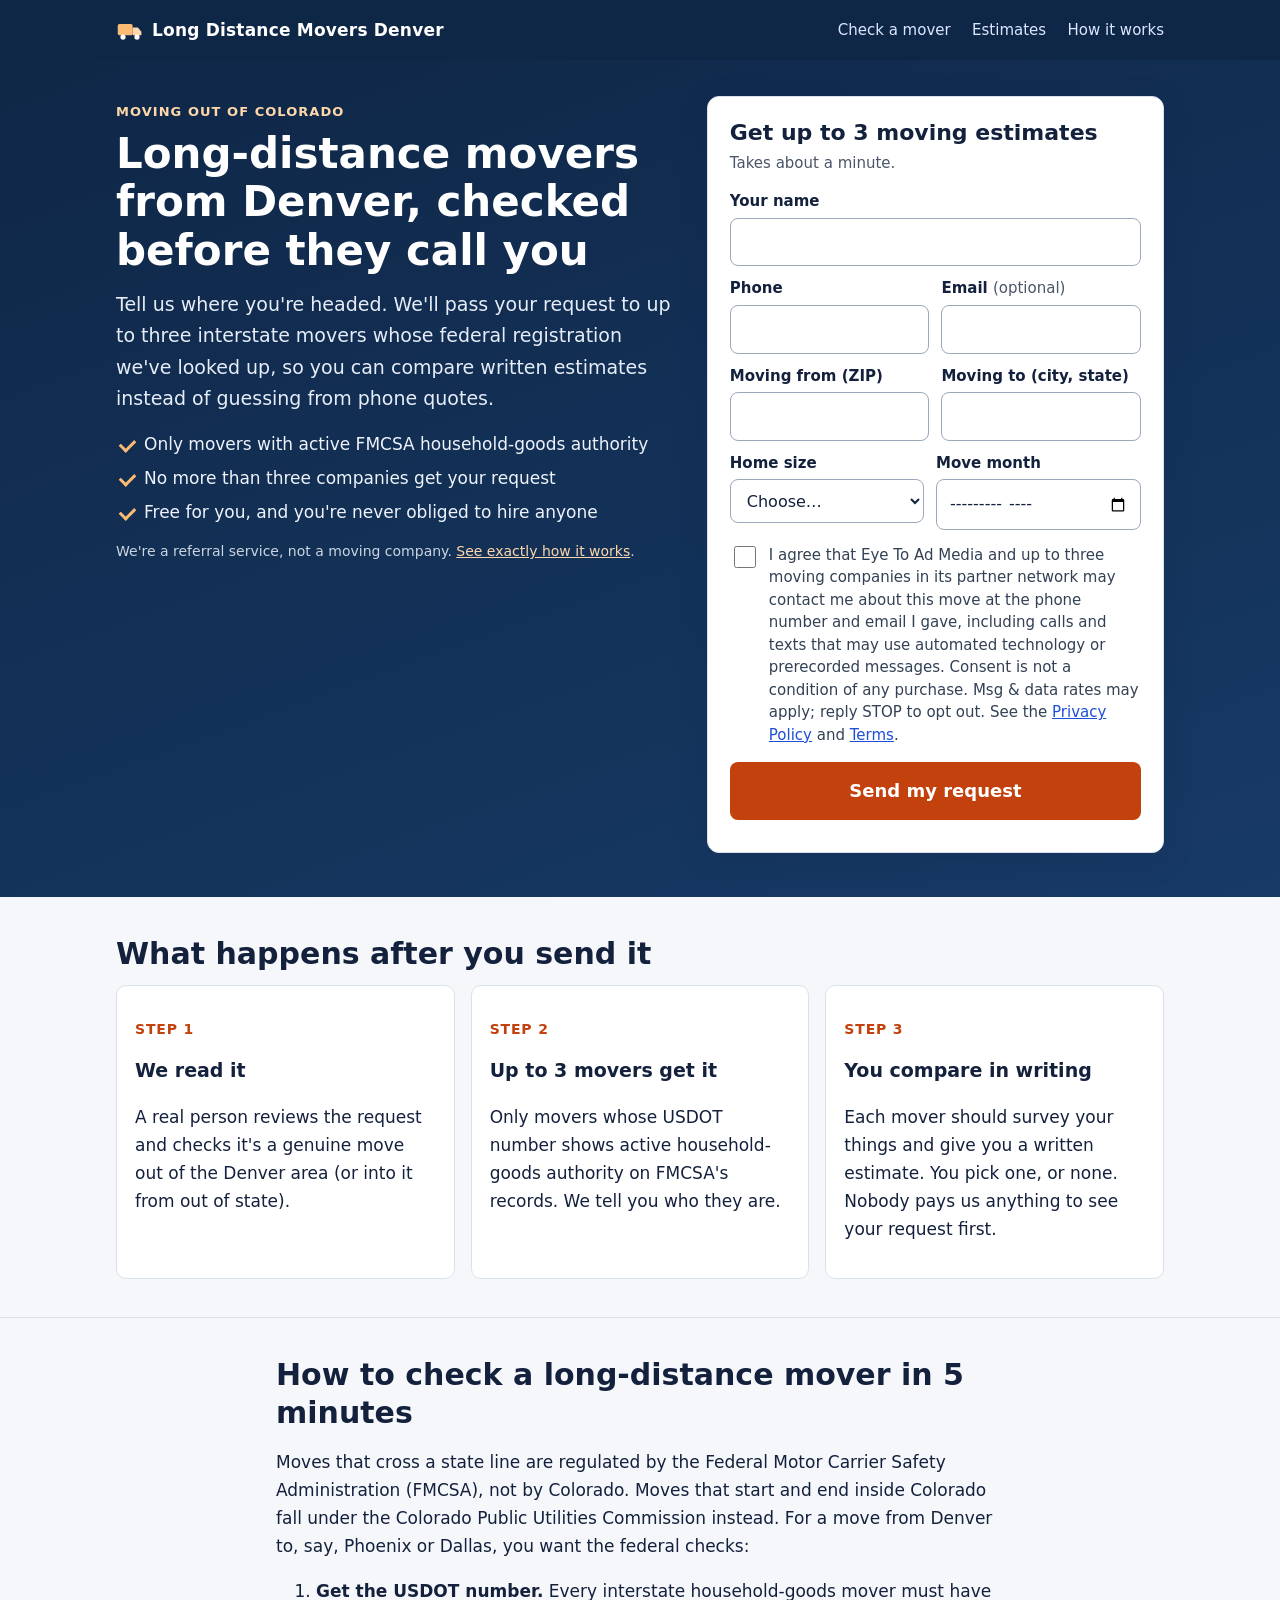
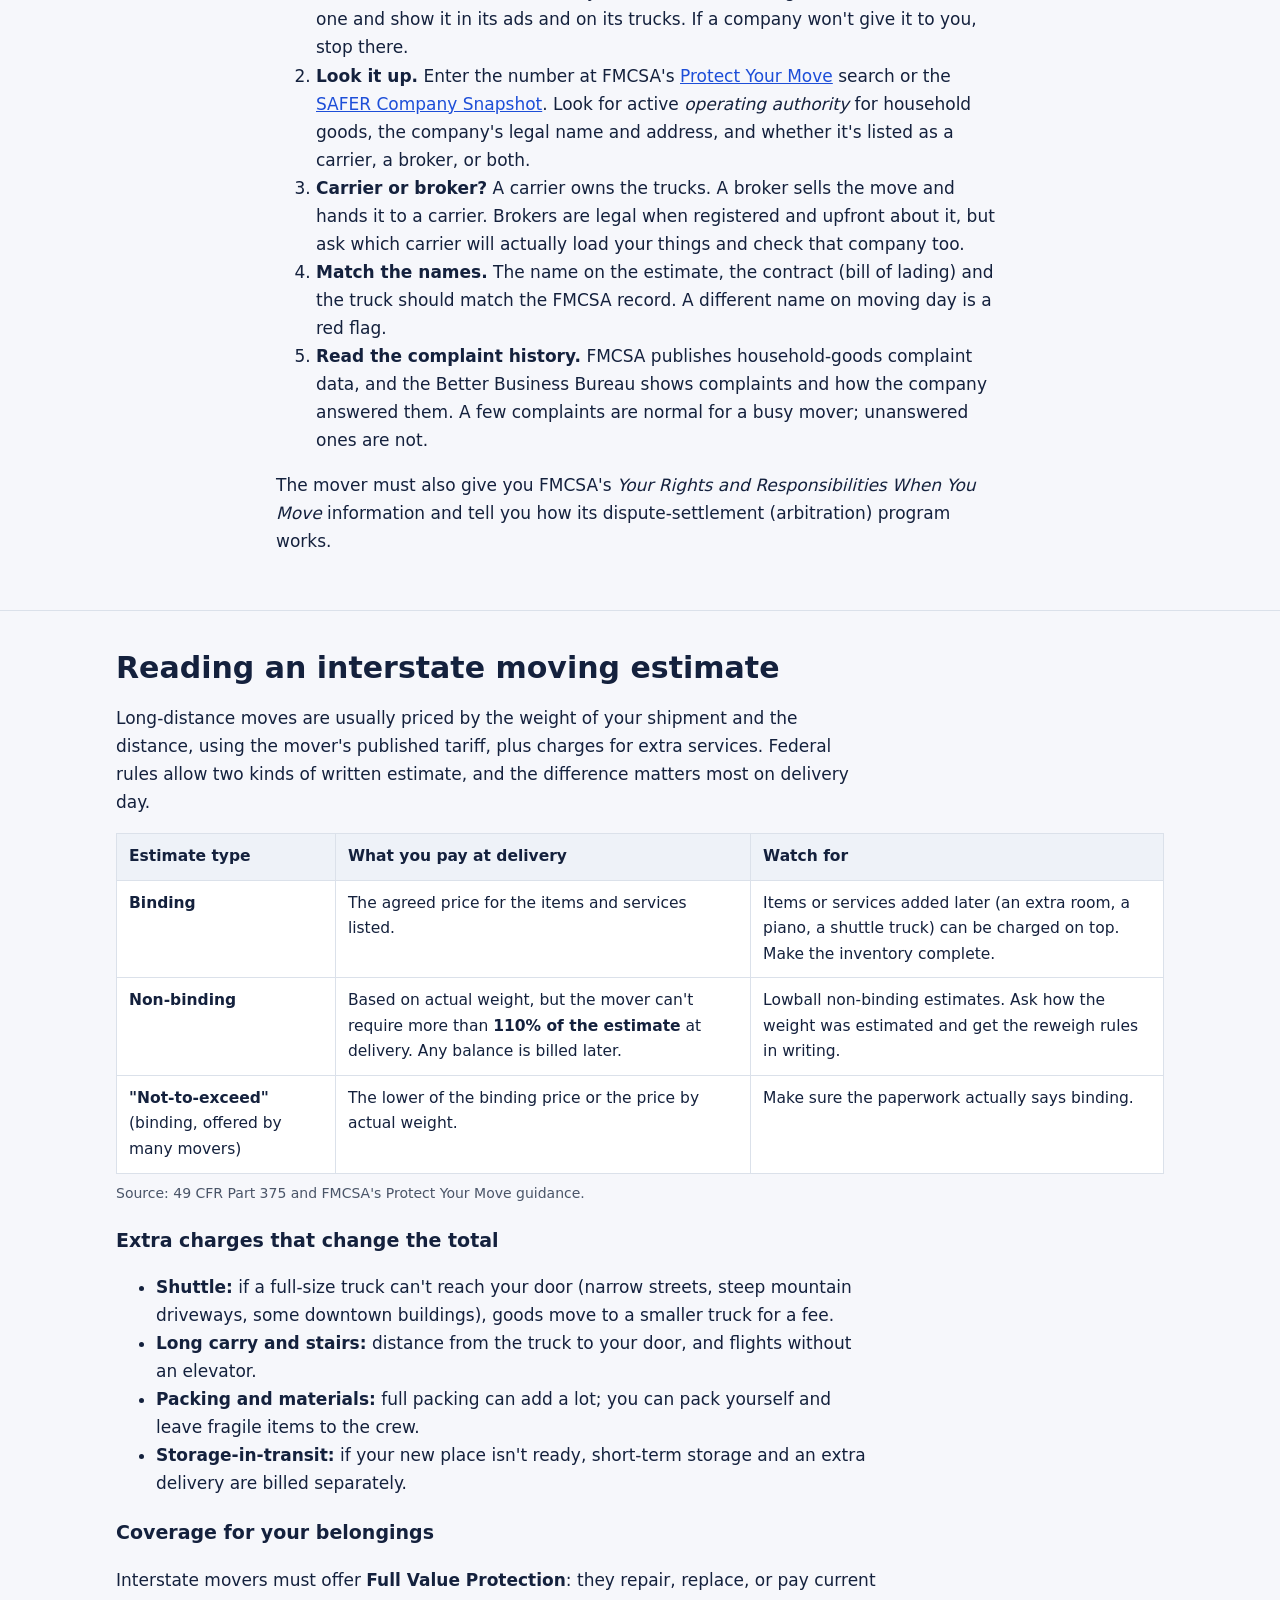
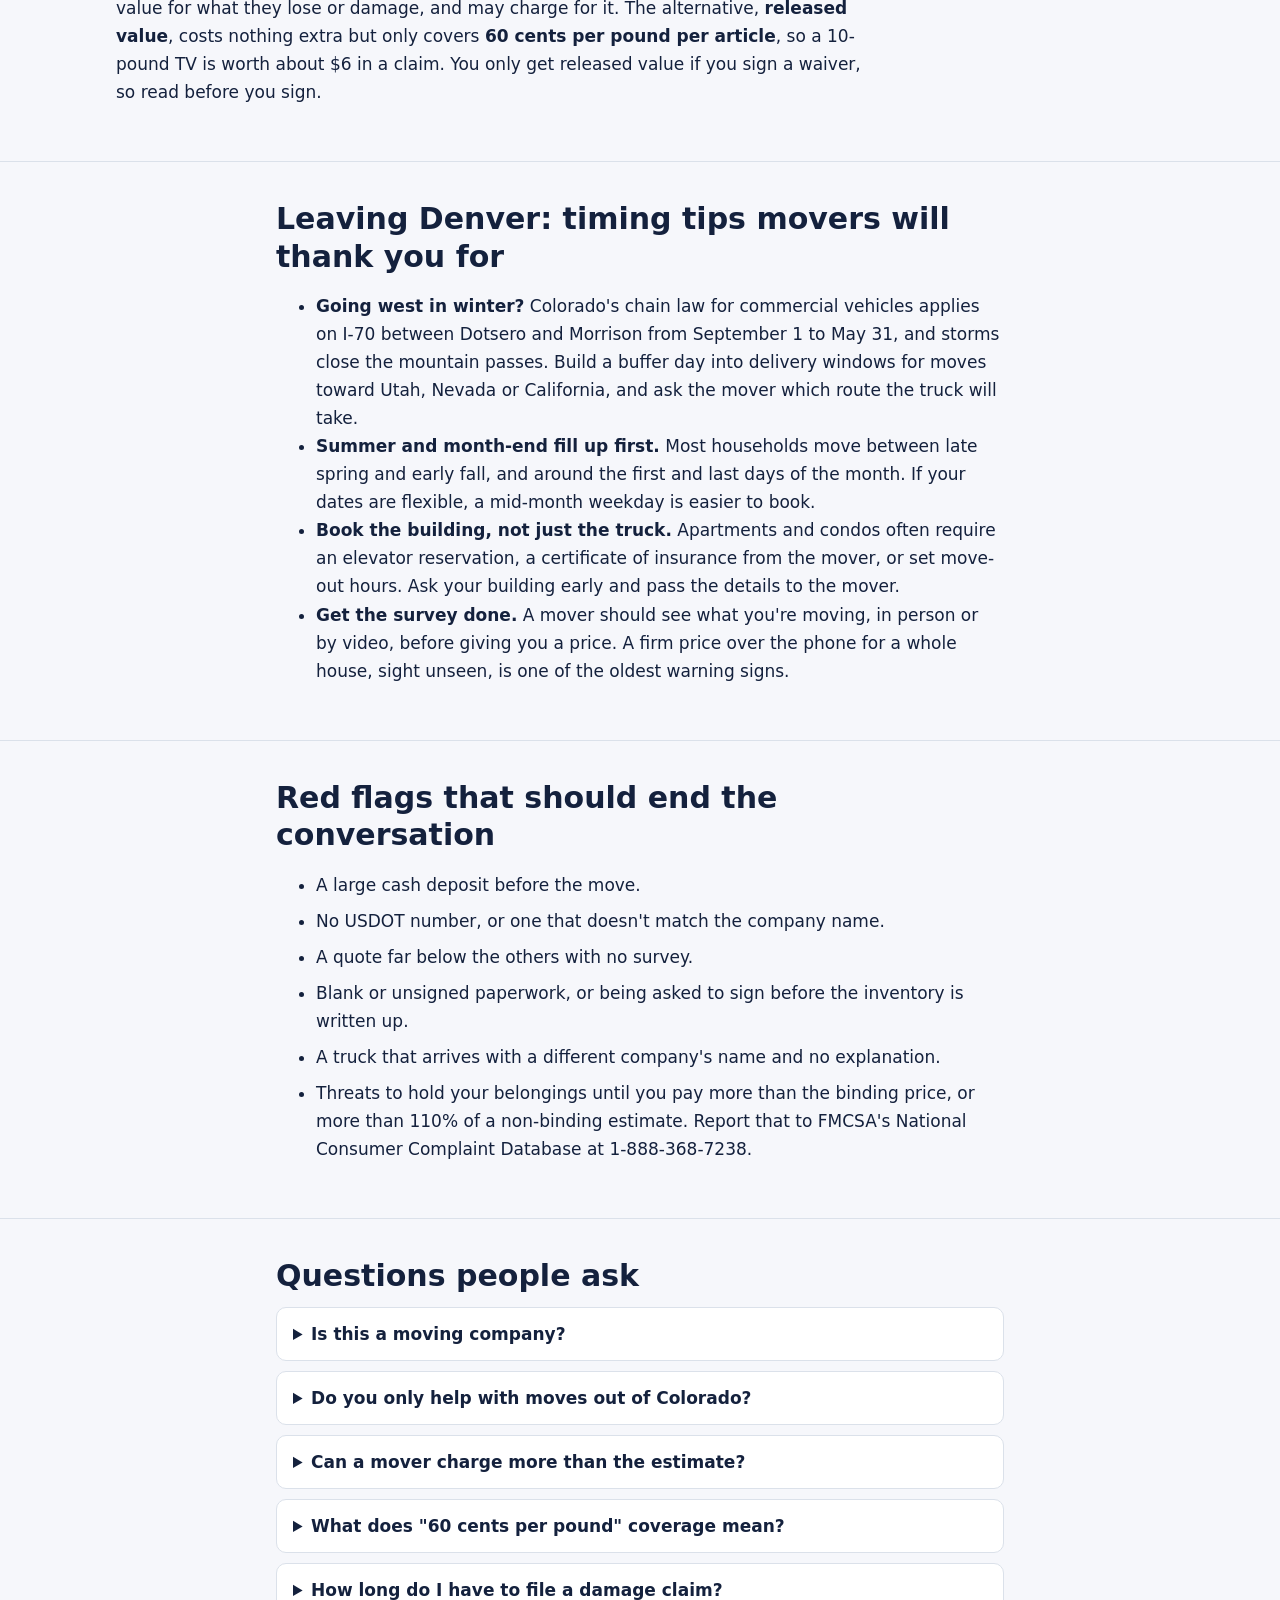
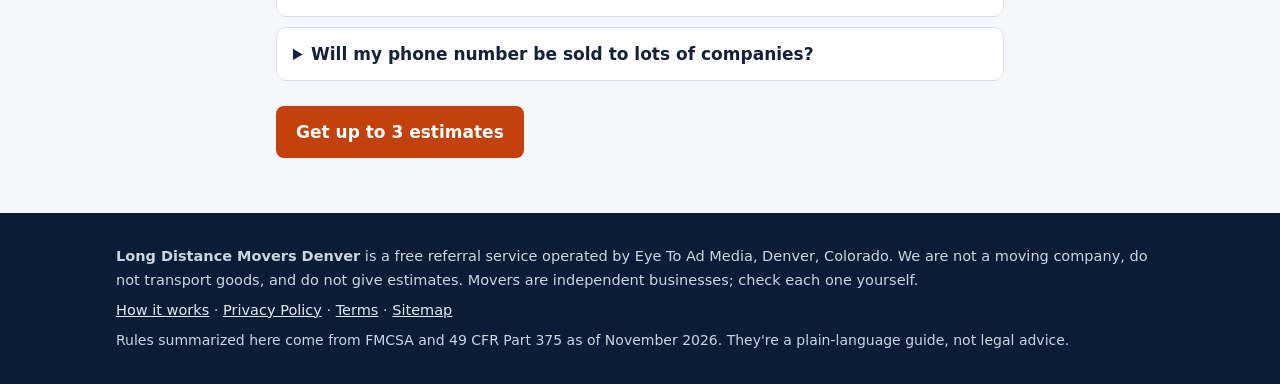
<file: index.html>
<!doctype html>
<html lang="en">
<head>
<meta charset="utf-8">
<meta name="viewport" content="width=device-width,initial-scale=1">
<meta http-equiv="Content-Security-Policy" content="default-src 'self'; script-src 'self'; style-src 'self'; img-src 'self' data:; connect-src https://clients.eyetoad.com; form-action https://clients.eyetoad.com; base-uri 'self'; object-src 'none'; upgrade-insecure-requests">
<meta name="referrer" content="strict-origin-when-cross-origin">
<title>Long Distance Movers from Denver | Compare Licensed Interstate Movers</title>
<meta name="description" content="Moving out of Colorado? Get quotes from up to 3 FMCSA-registered interstate movers, and learn how to check a USDOT number, read an estimate and protect your belongings.">
<link rel="canonical" href="https://longdistancemoversdenver.com/">
<link rel="icon" href="/assets/icon.svg" type="image/svg+xml">
<link rel="stylesheet" href="/assets/site.css">
<meta property="og:type" content="website">
<meta property="og:title" content="Long distance movers from Denver: compare licensed interstate movers">
<meta property="og:description" content="Up to 3 quotes from FMCSA-registered movers, plus a plain-English guide to interstate moving rules.">
<meta property="og:url" content="https://longdistancemoversdenver.com/">
<script type="application/ld+json">
{"@context":"https://schema.org","@graph":[
{"@type":"WebSite","@id":"https://longdistancemoversdenver.com/#site","url":"https://longdistancemoversdenver.com/","name":"Long Distance Movers Denver","publisher":{"@id":"https://longdistancemoversdenver.com/#org"}},
{"@type":"Organization","@id":"https://longdistancemoversdenver.com/#org","name":"Eye To Ad Media","url":"https://longdistancemoversdenver.com/","areaServed":"Denver, Colorado"},
{"@type":"Service","name":"Interstate mover matching from Denver","serviceType":"Moving company referral","description":"Free referral service that passes a long-distance move request from the Denver area to up to three FMCSA-registered interstate movers. Not a moving company.","provider":{"@id":"https://longdistancemoversdenver.com/#org"},"areaServed":{"@type":"City","name":"Denver","containedInPlace":{"@type":"State","name":"Colorado"}},"offers":{"@type":"Offer","price":"0","priceCurrency":"USD","description":"Free for people moving"}},
{"@type":"FAQPage","mainEntity":[
{"@type":"Question","name":"Is this a moving company?","acceptedAnswer":{"@type":"Answer","text":"No. It is a free referral service run by Eye To Ad Media in Denver. We pass your request to up to three interstate movers whose FMCSA registration we have checked. The mover you choose does the move and gives you the contract."}},
{"@type":"Question","name":"How do I check if a long-distance mover is licensed?","acceptedAnswer":{"@type":"Answer","text":"Ask for the company's USDOT number and look it up on FMCSA's Protect Your Move search or the SAFER Company Snapshot. An interstate household goods mover should show active operating authority for household goods. If a broker is arranging the move, check the broker and the carrier that will actually haul your things."}},
{"@type":"Question","name":"Can a mover charge more than the estimate?","acceptedAnswer":{"@type":"Answer","text":"With a non-binding estimate, the final price can be higher, but the mover cannot require you to pay more than 110 percent of the estimate at delivery; any remaining amount is billed later. With a binding estimate, the price is fixed for the items and services listed, unless you add items or services."}},
{"@type":"Question","name":"What does 60 cents per pound coverage mean?","acceptedAnswer":{"@type":"Answer","text":"Released value protection costs nothing extra but limits the mover's liability to 60 cents per pound per article, so a 10-pound laptop would be covered for about 6 dollars. Full value protection is the default level of liability under federal rules; you only get released value if you sign a waiver."}},
{"@type":"Question","name":"How long do I have to file a damage claim on an interstate move?","acceptedAnswer":{"@type":"Answer","text":"Federal rules give you nine months from delivery to file a written claim with the mover. Note damage on the inventory at delivery before you sign, take photos, and keep every document."}}
]}
]}
</script>
</head>
<body>
<a class="skip" href="#main">Skip to content</a>
<header class="top">
  <div class="wrap">
    <a class="brand" href="/" aria-label="Long Distance Movers Denver home">
      <svg width="28" height="28" viewBox="0 0 32 32" aria-hidden="true"><rect x="2" y="9" width="17" height="13" rx="2" fill="#fdba74"/><path d="M19 13h6l4 5v4H19z" fill="#fed7aa"/><circle cx="8" cy="24" r="3" fill="#fff"/><circle cx="24" cy="24" r="3" fill="#fff"/></svg>
      Long Distance Movers Denver
    </a>
    <nav class="top" aria-label="Main">
      <a href="#check">Check a mover</a>
      <a href="#estimates">Estimates</a>
      <a href="/how-it-works/">How it works</a>
    </nav>
  </div>
</header>

<main id="main">
<div class="hero">
  <div class="wrap grid">
    <div>
      <span class="kicker">Moving out of Colorado</span>
      <h1>Long-distance movers from Denver, checked before they call you</h1>
      <p class="lead">Tell us where you're headed. We'll pass your request to up to three interstate movers whose federal registration we've looked up, so you can compare written estimates instead of guessing from phone quotes.</p>
      <ul class="ticks">
        <li>Only movers with active FMCSA household-goods authority</li>
        <li>No more than three companies get your request</li>
        <li>Free for you, and you're never obliged to hire anyone</li>
      </ul>
      <p class="note">We're a referral service, not a moving company. <a href="/how-it-works/" class="lt">See exactly how it works</a>.</p>
    </div>

    <div class="card" aria-labelledby="formh">
      <form id="quote" data-who="up to three interstate moving companies we have checked" action="https://clients.eyetoad.com/lead/send.php" method="post" novalidate>
        <h2 id="formh">Get up to 3 moving estimates</h2>
        <p class="sub">Takes about a minute.</p>
        <div class="hp" aria-hidden="true"><label for="hp1">Leave this empty</label><input id="hp1" type="text" name="_honey" tabindex="-1" autocomplete="off"></div>
        <input type="hidden" name="_t" value="">
        <input type="hidden" name="service" value="Interstate move from Denver area">
        <input type="hidden" name="_next" value="https://longdistancemoversdenver.com/how-it-works/">
        <label for="f-name">Your name</label>
        <input id="f-name" name="name" type="text" autocomplete="name" required maxlength="80">
        <div class="row2">
          <div><label for="f-phone">Phone</label><input id="f-phone" name="phone" type="tel" inputmode="tel" autocomplete="tel" required maxlength="20"></div>
          <div><label for="f-email">Email <span class="opt">(optional)</span></label><input id="f-email" name="email" type="email" autocomplete="email" maxlength="120"></div>
        </div>
        <div class="row2">
          <div><label for="f-from">Moving from (ZIP)</label><input id="f-from" name="from_zip" type="text" inputmode="numeric" autocomplete="postal-code" maxlength="5" pattern="[0-9]{5}"></div>
          <div><label for="f-to">Moving to (city, state)</label><input id="f-to" name="destination" type="text" maxlength="80"></div>
        </div>
        <div class="row2">
          <div><label for="f-size">Home size</label>
            <select id="f-size" name="home_size">
              <option value="">Choose…</option>
              <option>Studio or 1 bedroom</option>
              <option>2 bedrooms</option>
              <option>3 bedrooms</option>
              <option>4+ bedrooms</option>
              <option>Partial load / a few items</option>
            </select></div>
          <div><label for="f-date">Move month</label><input id="f-date" name="move_month" type="month"></div>
        </div>
        <div class="consent">
          <input id="f-consent" type="checkbox" name="consent" value="yes" required>
          <label for="f-consent" id="consent-text" class="ctext">I agree that Eye To Ad Media and up to three moving companies in its partner network may contact me about this move at the phone number and email I gave, including calls and texts that may use automated technology or prerecorded messages. Consent is not a condition of any purchase. Msg &amp; data rates may apply; reply STOP to opt out. See the <a href="/privacy/">Privacy Policy</a> and <a href="/terms/">Terms</a>.</label>
        </div>
        <button class="cta" type="submit" data-label="Send my request">Send my request</button>
        <p id="form-msg" class="form-msg" role="status" aria-live="polite" tabindex="-1"></p>
      </form>
      <div id="form-done" hidden tabindex="-1">
        <h2>Request sent. Thank you!</h2>
        <p>A person from our team or a matched mover will reach out, usually within one business day. While you wait, read <a href="#check">how to check a mover</a> so you're ready for the calls.</p>
      </div>
    </div>
  </div>
</div>

<section aria-labelledby="how">
  <div class="wrap">
    <h2 id="how">What happens after you send it</h2>
    <div class="cols3">
      <div class="box"><p class="step">Step 1</p><h3>We read it</h3><p>A real person reviews the request and checks it's a genuine move out of the Denver area (or into it from out of state).</p></div>
      <div class="box"><p class="step">Step 2</p><h3>Up to 3 movers get it</h3><p>Only movers whose USDOT number shows active household-goods authority on FMCSA's records. We tell you who they are.</p></div>
      <div class="box"><p class="step">Step 3</p><h3>You compare in writing</h3><p>Each mover should survey your things and give you a written estimate. You pick one, or none. Nobody pays us anything to see your request first.</p></div>
    </div>
  </div>
</section>

<section id="check" aria-labelledby="checkh">
  <div class="wrap prose">
    <h2 id="checkh">How to check a long-distance mover in 5 minutes</h2>
    <p>Moves that cross a state line are regulated by the Federal Motor Carrier Safety Administration (FMCSA), not by Colorado. Moves that start and end inside Colorado fall under the Colorado Public Utilities Commission instead. For a move from Denver to, say, Phoenix or Dallas, you want the federal checks:</p>
    <ol>
      <li><strong>Get the USDOT number.</strong> Every interstate household-goods mover must have one and show it in its ads and on its trucks. If a company won't give it to you, stop there.</li>
      <li><strong>Look it up.</strong> Enter the number at FMCSA's <a href="https://www.fmcsa.dot.gov/protect-your-move" rel="nofollow noopener">Protect Your Move</a> search or the <a href="https://safer.fmcsa.dot.gov/CompanySnapshot.aspx" rel="nofollow noopener">SAFER Company Snapshot</a>. Look for active <em>operating authority</em> for household goods, the company's legal name and address, and whether it's listed as a carrier, a broker, or both.</li>
      <li><strong>Carrier or broker?</strong> A carrier owns the trucks. A broker sells the move and hands it to a carrier. Brokers are legal when registered and upfront about it, but ask which carrier will actually load your things and check that company too.</li>
      <li><strong>Match the names.</strong> The name on the estimate, the contract (bill of lading) and the truck should match the FMCSA record. A different name on moving day is a red flag.</li>
      <li><strong>Read the complaint history.</strong> FMCSA publishes household-goods complaint data, and the Better Business Bureau shows complaints and how the company answered them. A few complaints are normal for a busy mover; unanswered ones are not.</li>
    </ol>
    <p>The mover must also give you FMCSA's <em>Your Rights and Responsibilities When You Move</em> information and tell you how its dispute-settlement (arbitration) program works.</p>
  </div>
</section>

<section id="estimates" aria-labelledby="esth">
  <div class="wrap">
    <h2 id="esth">Reading an interstate moving estimate</h2>
    <p class="prose">Long-distance moves are usually priced by the weight of your shipment and the distance, using the mover's published tariff, plus charges for extra services. Federal rules allow two kinds of written estimate, and the difference matters most on delivery day.</p>
    <div class="tablewrap">
    <table>
      <caption class="src cap">Source: 49 CFR Part 375 and FMCSA's Protect Your Move guidance.</caption>
      <thead><tr><th scope="col">Estimate type</th><th scope="col">What you pay at delivery</th><th scope="col">Watch for</th></tr></thead>
      <tbody>
        <tr><td><strong>Binding</strong></td><td>The agreed price for the items and services listed.</td><td>Items or services added later (an extra room, a piano, a shuttle truck) can be charged on top. Make the inventory complete.</td></tr>
        <tr><td><strong>Non-binding</strong></td><td>Based on actual weight, but the mover can't require more than <strong>110% of the estimate</strong> at delivery. Any balance is billed later.</td><td>Lowball non-binding estimates. Ask how the weight was estimated and get the reweigh rules in writing.</td></tr>
        <tr><td><strong>"Not-to-exceed"</strong> (binding, offered by many movers)</td><td>The lower of the binding price or the price by actual weight.</td><td>Make sure the paperwork actually says binding.</td></tr>
      </tbody>
    </table>
    </div>
    <h3>Extra charges that change the total</h3>
    <ul class="prose">
      <li><strong>Shuttle:</strong> if a full-size truck can't reach your door (narrow streets, steep mountain driveways, some downtown buildings), goods move to a smaller truck for a fee.</li>
      <li><strong>Long carry and stairs:</strong> distance from the truck to your door, and flights without an elevator.</li>
      <li><strong>Packing and materials:</strong> full packing can add a lot; you can pack yourself and leave fragile items to the crew.</li>
      <li><strong>Storage-in-transit:</strong> if your new place isn't ready, short-term storage and an extra delivery are billed separately.</li>
    </ul>
    <h3>Coverage for your belongings</h3>
    <p class="prose">Interstate movers must offer <strong>Full Value Protection</strong>: they repair, replace, or pay current value for what they lose or damage, and may charge for it. The alternative, <strong>released value</strong>, costs nothing extra but only covers <strong>60 cents per pound per article</strong>, so a 10-pound TV is worth about $6 in a claim. You only get released value if you sign a waiver, so read before you sign.</p>
  </div>
</section>

<section aria-labelledby="denh">
  <div class="wrap prose">
    <h2 id="denh">Leaving Denver: timing tips movers will thank you for</h2>
    <ul>
      <li><strong>Going west in winter?</strong> Colorado's chain law for commercial vehicles applies on I-70 between Dotsero and Morrison from September 1 to May 31, and storms close the mountain passes. Build a buffer day into delivery windows for moves toward Utah, Nevada or California, and ask the mover which route the truck will take.</li>
      <li><strong>Summer and month-end fill up first.</strong> Most households move between late spring and early fall, and around the first and last days of the month. If your dates are flexible, a mid-month weekday is easier to book.</li>
      <li><strong>Book the building, not just the truck.</strong> Apartments and condos often require an elevator reservation, a certificate of insurance from the mover, or set move-out hours. Ask your building early and pass the details to the mover.</li>
      <li><strong>Get the survey done.</strong> A mover should see what you're moving, in person or by video, before giving you a price. A firm price over the phone for a whole house, sight unseen, is one of the oldest warning signs.</li>
    </ul>
  </div>
</section>

<section aria-labelledby="flagh">
  <div class="wrap prose">
    <h2 id="flagh">Red flags that should end the conversation</h2>
    <ul class="flags">
      <li>A large cash deposit before the move.</li>
      <li>No USDOT number, or one that doesn't match the company name.</li>
      <li>A quote far below the others with no survey.</li>
      <li>Blank or unsigned paperwork, or being asked to sign before the inventory is written up.</li>
      <li>A truck that arrives with a different company's name and no explanation.</li>
      <li>Threats to hold your belongings until you pay more than the binding price, or more than 110% of a non-binding estimate. Report that to FMCSA's National Consumer Complaint Database at 1-888-368-7238.</li>
    </ul>
  </div>
</section>

<section aria-labelledby="faqh">
  <div class="wrap prose">
    <h2 id="faqh">Questions people ask</h2>
    <details><summary>Is this a moving company?</summary><p>No. It's a free referral service run by Eye To Ad Media in Denver. We pass your request to up to three interstate movers whose FMCSA registration we've checked. The mover you choose does the move and gives you the contract.</p></details>
    <details><summary>Do you only help with moves out of Colorado?</summary><p>This site is for long-distance, state-to-state moves that start or end in the Denver area. For a move within Colorado, look for a mover with a Colorado PUC household goods permit; the PUC lists permitted movers on its website.</p></details>
    <details><summary>Can a mover charge more than the estimate?</summary><p>With a non-binding estimate the final price can be higher, but the mover can't require more than 110% of the estimate at delivery; any remaining amount is billed later. With a binding estimate the price is fixed for what's listed, unless you add items or services.</p></details>
    <details><summary>What does "60 cents per pound" coverage mean?</summary><p>It's released value protection. It costs nothing extra but limits what the mover owes to 60 cents per pound per item, so a 10-pound laptop is covered for about $6. Full Value Protection is the default, and you only get the 60-cent option if you sign a waiver.</p></details>
    <details><summary>How long do I have to file a damage claim?</summary><p>Nine months from delivery to file a written claim with the mover. Note damage on the inventory before you sign at delivery, take photos, and keep every document.</p></details>
    <details><summary>Will my phone number be sold to lots of companies?</summary><p>No. Your request goes to three movers at most, and the consent box names who can contact you. You can ask us to delete your request at any time; see the <a href="/privacy/">Privacy Policy</a>.</p></details>
    <p><a class="btn2" href="#quote">Get up to 3 estimates</a></p>
  </div>
</section>
</main>

<footer>
  <div class="wrap">
    <p><strong>Long Distance Movers Denver</strong> is a free referral service operated by Eye To Ad Media, Denver, Colorado. We are not a moving company, do not transport goods, and do not give estimates. Movers are independent businesses; check each one yourself.</p>
    <p><a href="/how-it-works/">How it works</a> · <a href="/privacy/">Privacy Policy</a> · <a href="/terms/">Terms</a> · <a href="/sitemap.xml">Sitemap</a></p>
    <p class="note">Rules summarized here come from FMCSA and 49 CFR Part 375 as of November 2026. They're a plain-language guide, not legal advice.</p>
  </div>
</footer>
<script src="/assets/lead.js" defer></script>
</body>
</html>
</file>
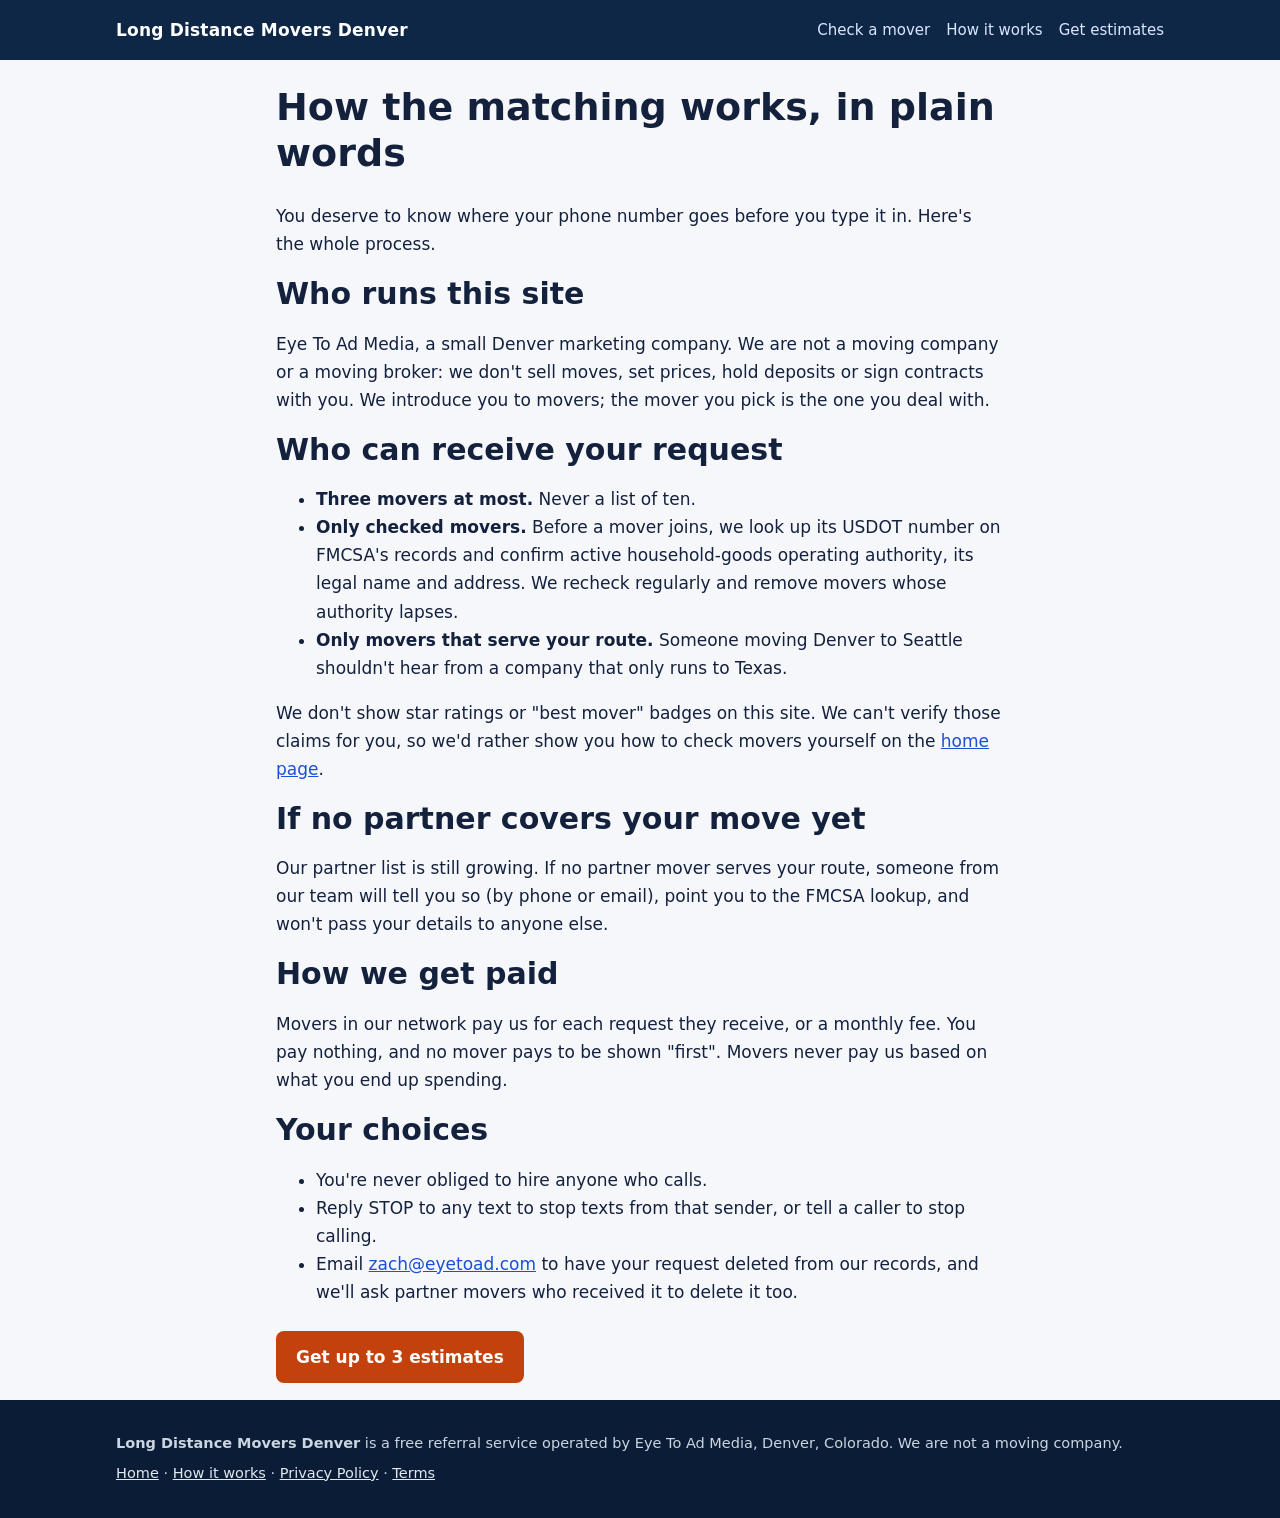
<file: how-it-works/index.html>
<!doctype html>
<html lang="en">
<head>
<meta charset="utf-8">
<meta name="viewport" content="width=device-width,initial-scale=1">
<meta http-equiv="Content-Security-Policy" content="default-src 'self'; script-src 'self'; style-src 'self'; img-src 'self' data:; base-uri 'self'; object-src 'none'; form-action 'none'; upgrade-insecure-requests">
<meta name="referrer" content="strict-origin-when-cross-origin">
<link rel="icon" href="/assets/icon.svg" type="image/svg+xml">
<link rel="stylesheet" href="/assets/site.css">
<title>How Our Denver Mover Matching Works | Who Gets Your Request</title>
<meta name="description" content="Exactly what happens to a moving request sent from this site: who reviews it, which movers can receive it, how they're checked, and how movers pay for the service.">
<link rel="canonical" href="https://longdistancemoversdenver.com/how-it-works/">
</head>
<body>
<a class="skip" href="#main">Skip to content</a>
<header class="top"><div class="wrap"><a class="brand" href="/">Long Distance Movers Denver</a><nav class="top" aria-label="Main"><a href="/#check">Check a mover</a><a href="/how-it-works/">How it works</a><a href="/#quote">Get estimates</a></nav></div></header>
<main id="main"><div class="wrap prose">
<h1>How the matching works, in plain words</h1>
<p>You deserve to know where your phone number goes before you type it in. Here's the whole process.</p>
<h2>Who runs this site</h2>
<p>Eye To Ad Media, a small Denver marketing company. We are not a moving company or a moving broker: we don't sell moves, set prices, hold deposits or sign contracts with you. We introduce you to movers; the mover you pick is the one you deal with.</p>
<h2>Who can receive your request</h2>
<ul>
<li><strong>Three movers at most.</strong> Never a list of ten.</li>
<li><strong>Only checked movers.</strong> Before a mover joins, we look up its USDOT number on FMCSA's records and confirm active household-goods operating authority, its legal name and address. We recheck regularly and remove movers whose authority lapses.</li>
<li><strong>Only movers that serve your route.</strong> Someone moving Denver to Seattle shouldn't hear from a company that only runs to Texas.</li>
</ul>
<p>We don't show star ratings or "best mover" badges on this site. We can't verify those claims for you, so we'd rather show you how to check movers yourself on the <a href="/#check">home page</a>.</p>
<h2>If no partner covers your move yet</h2>
<p>Our partner list is still growing. If no partner mover serves your route, someone from our team will tell you so (by phone or email), point you to the FMCSA lookup, and won't pass your details to anyone else.</p>
<h2>How we get paid</h2>
<p>Movers in our network pay us for each request they receive, or a monthly fee. You pay nothing, and no mover pays to be shown "first". Movers never pay us based on what you end up spending.</p>
<h2>Your choices</h2>
<ul>
<li>You're never obliged to hire anyone who calls.</li>
<li>Reply STOP to any text to stop texts from that sender, or tell a caller to stop calling.</li>
<li>Email <a href="mailto:zach@eyetoad.com">zach@eyetoad.com</a> to have your request deleted from our records, and we'll ask partner movers who received it to delete it too.</li>
</ul>
<p><a class="btn2" href="/#quote">Get up to 3 estimates</a></p>
</div></main>
<footer><div class="wrap"><p><strong>Long Distance Movers Denver</strong> is a free referral service operated by Eye To Ad Media, Denver, Colorado. We are not a moving company.</p><p><a href="/">Home</a> · <a href="/how-it-works/">How it works</a> · <a href="/privacy/">Privacy Policy</a> · <a href="/terms/">Terms</a></p></div></footer>
</body>
</html>
</file>
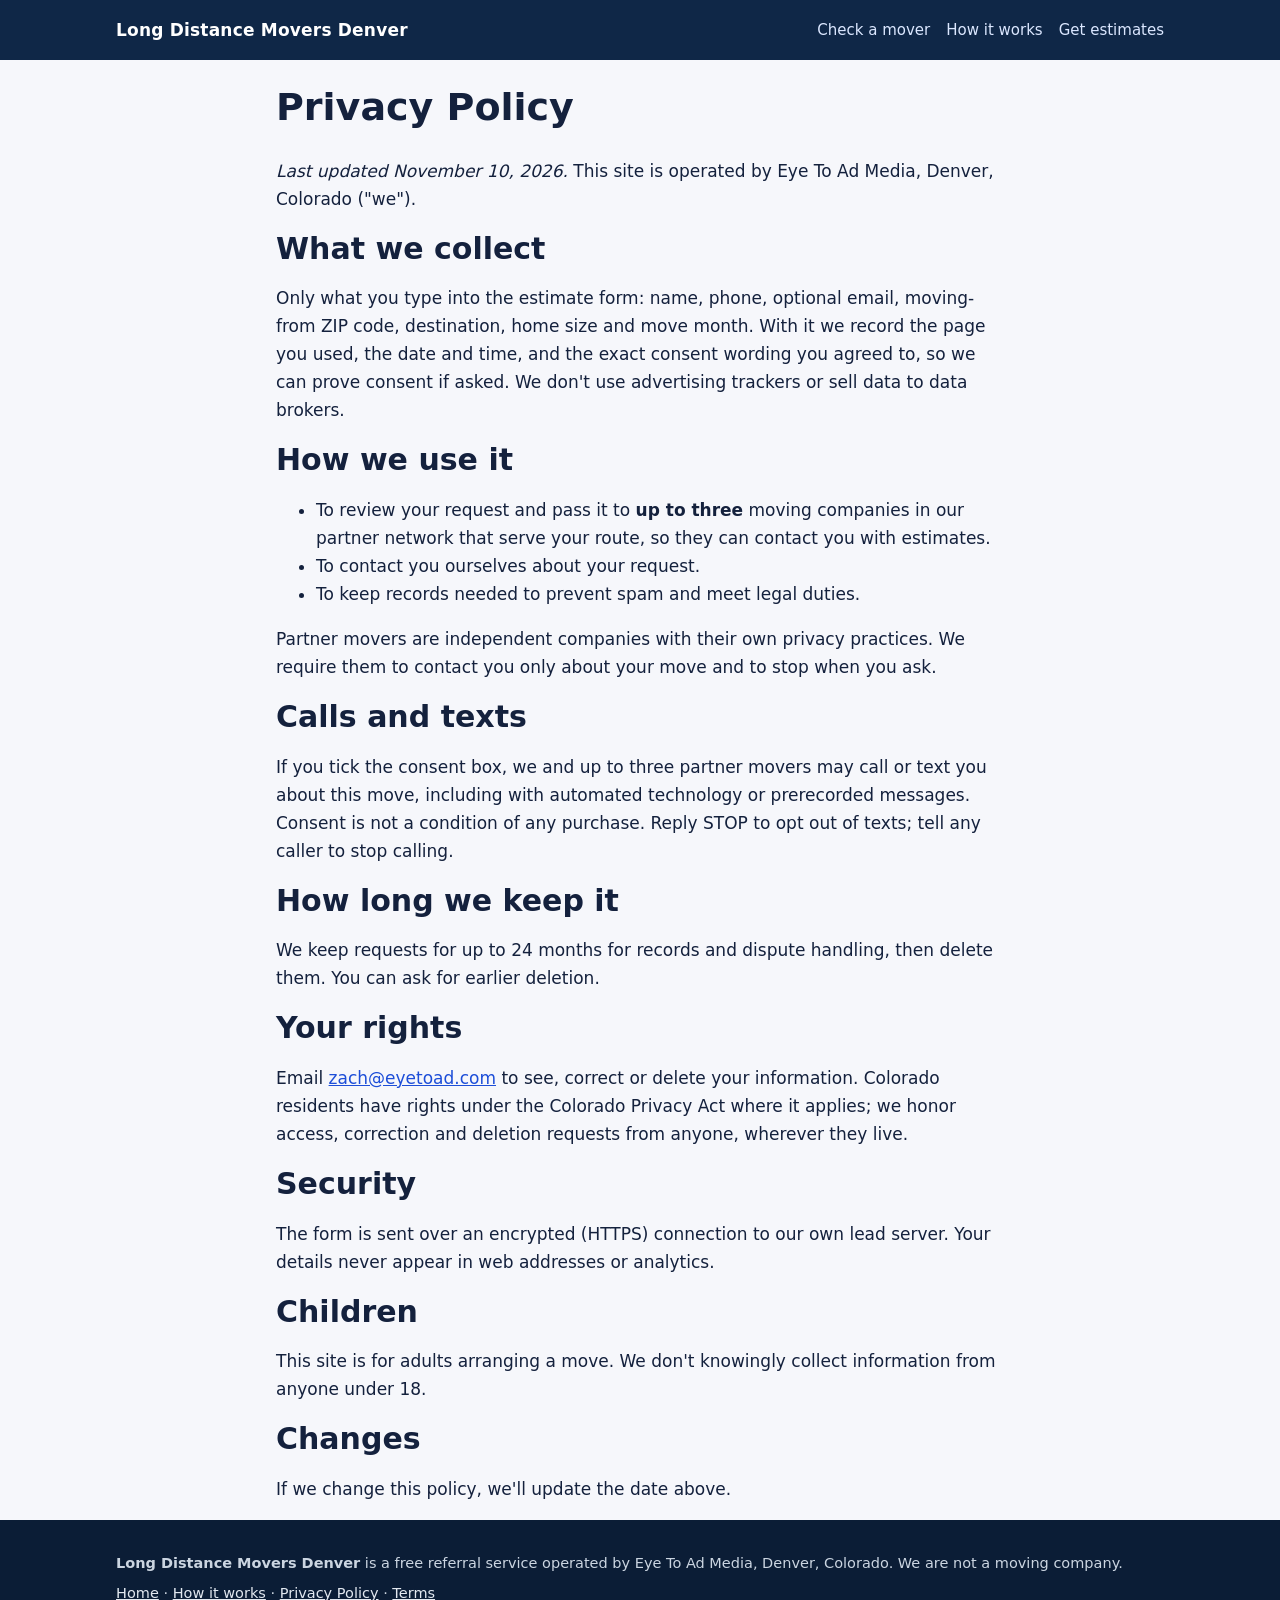
<file: privacy/index.html>
<!doctype html>
<html lang="en">
<head>
<meta charset="utf-8">
<meta name="viewport" content="width=device-width,initial-scale=1">
<meta http-equiv="Content-Security-Policy" content="default-src 'self'; script-src 'self'; style-src 'self'; img-src 'self' data:; base-uri 'self'; object-src 'none'; form-action 'none'; upgrade-insecure-requests">
<meta name="referrer" content="strict-origin-when-cross-origin">
<link rel="icon" href="/assets/icon.svg" type="image/svg+xml">
<link rel="stylesheet" href="/assets/site.css">
<title>Privacy Policy | Long Distance Movers Denver</title>
<meta name="robots" content="noindex,follow">
<meta name="description" content="What information longdistancemoversdenver.com collects, who receives it, how long it's kept and how to have it deleted.">
<link rel="canonical" href="https://longdistancemoversdenver.com/privacy/">
</head>
<body>
<a class="skip" href="#main">Skip to content</a>
<header class="top"><div class="wrap"><a class="brand" href="/">Long Distance Movers Denver</a><nav class="top" aria-label="Main"><a href="/#check">Check a mover</a><a href="/how-it-works/">How it works</a><a href="/#quote">Get estimates</a></nav></div></header>
<main id="main"><div class="wrap prose">
<h1>Privacy Policy</h1>
<p><em>Last updated November 10, 2026.</em> This site is operated by Eye To Ad Media, Denver, Colorado ("we").</p>
<h2>What we collect</h2>
<p>Only what you type into the estimate form: name, phone, optional email, moving-from ZIP code, destination, home size and move month. With it we record the page you used, the date and time, and the exact consent wording you agreed to, so we can prove consent if asked. We don't use advertising trackers or sell data to data brokers.</p>
<h2>How we use it</h2>
<ul>
<li>To review your request and pass it to <strong>up to three</strong> moving companies in our partner network that serve your route, so they can contact you with estimates.</li>
<li>To contact you ourselves about your request.</li>
<li>To keep records needed to prevent spam and meet legal duties.</li>
</ul>
<p>Partner movers are independent companies with their own privacy practices. We require them to contact you only about your move and to stop when you ask.</p>
<h2>Calls and texts</h2>
<p>If you tick the consent box, we and up to three partner movers may call or text you about this move, including with automated technology or prerecorded messages. Consent is not a condition of any purchase. Reply STOP to opt out of texts; tell any caller to stop calling.</p>
<h2>How long we keep it</h2>
<p>We keep requests for up to 24 months for records and dispute handling, then delete them. You can ask for earlier deletion.</p>
<h2>Your rights</h2>
<p>Email <a href="mailto:zach@eyetoad.com">zach@eyetoad.com</a> to see, correct or delete your information. Colorado residents have rights under the Colorado Privacy Act where it applies; we honor access, correction and deletion requests from anyone, wherever they live.</p>
<h2>Security</h2>
<p>The form is sent over an encrypted (HTTPS) connection to our own lead server. Your details never appear in web addresses or analytics.</p>
<h2>Children</h2>
<p>This site is for adults arranging a move. We don't knowingly collect information from anyone under 18.</p>
<h2>Changes</h2>
<p>If we change this policy, we'll update the date above.</p>
</div></main>
<footer><div class="wrap"><p><strong>Long Distance Movers Denver</strong> is a free referral service operated by Eye To Ad Media, Denver, Colorado. We are not a moving company.</p><p><a href="/">Home</a> · <a href="/how-it-works/">How it works</a> · <a href="/privacy/">Privacy Policy</a> · <a href="/terms/">Terms</a></p></div></footer>
</body>
</html>
</file>
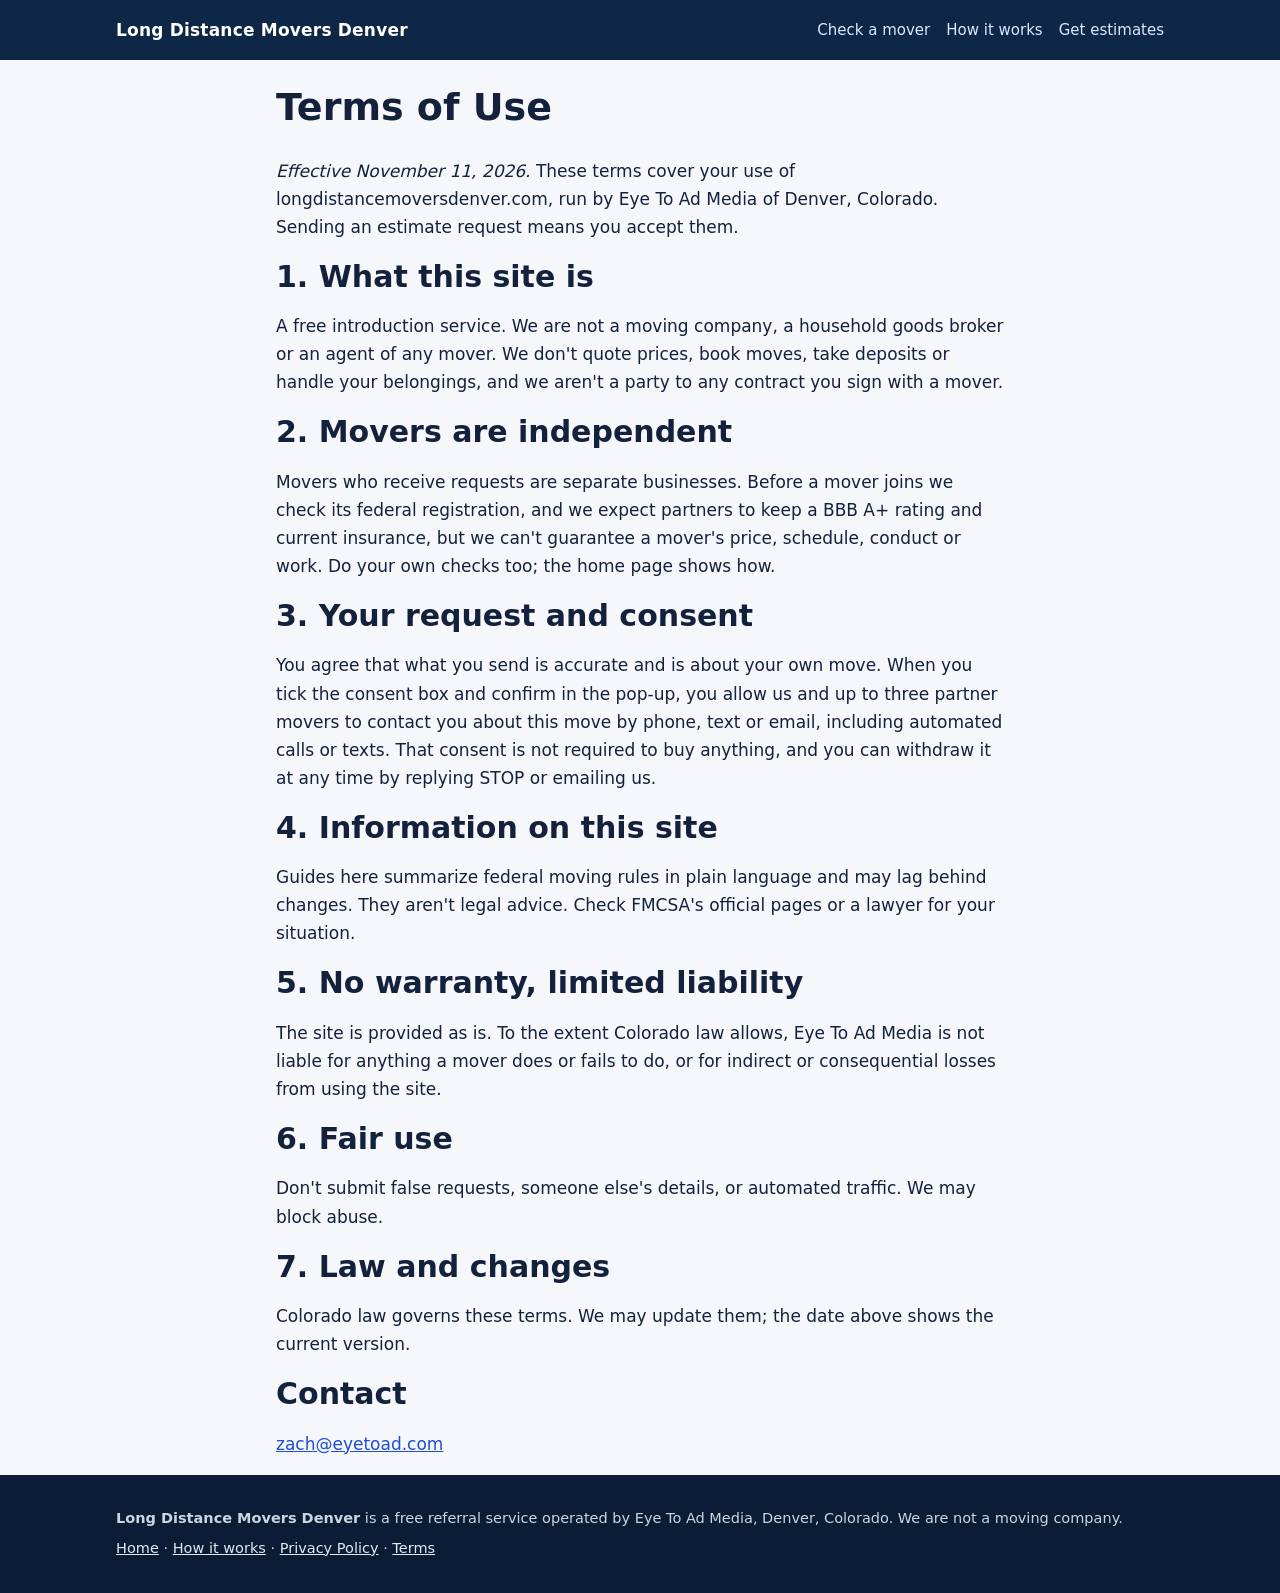
<file: terms/index.html>
<!doctype html>
<html lang="en">
<head>
<meta charset="utf-8">
<meta name="viewport" content="width=device-width,initial-scale=1">
<meta http-equiv="Content-Security-Policy" content="default-src 'self'; script-src 'self'; style-src 'self'; img-src 'self' data:; base-uri 'self'; object-src 'none'; form-action 'none'; upgrade-insecure-requests">
<meta name="referrer" content="strict-origin-when-cross-origin">
<link rel="icon" href="/assets/icon.svg" type="image/svg+xml">
<link rel="stylesheet" href="/assets/site.css">
<title>Terms of Use | Long Distance Movers Denver</title>
<meta name="robots" content="noindex,follow">
<meta name="description" content="The terms that apply when you use longdistancemoversdenver.com to request moving estimates.">
<link rel="canonical" href="https://longdistancemoversdenver.com/terms/">
</head>
<body>
<a class="skip" href="#main">Skip to content</a>
<header class="top"><div class="wrap"><a class="brand" href="/">Long Distance Movers Denver</a><nav class="top" aria-label="Main"><a href="/#check">Check a mover</a><a href="/how-it-works/">How it works</a><a href="/#quote">Get estimates</a></nav></div></header>
<main id="main"><div class="wrap prose">
<h1>Terms of Use</h1>
<p><em>Effective November 11, 2026.</em> These terms cover your use of longdistancemoversdenver.com, run by Eye To Ad Media of Denver, Colorado. Sending an estimate request means you accept them.</p>
<h2>1. What this site is</h2>
<p>A free introduction service. We are not a moving company, a household goods broker or an agent of any mover. We don't quote prices, book moves, take deposits or handle your belongings, and we aren't a party to any contract you sign with a mover.</p>
<h2>2. Movers are independent</h2>
<p>Movers who receive requests are separate businesses. Before a mover joins we check its federal registration, and we expect partners to keep a BBB A+ rating and current insurance, but we can't guarantee a mover's price, schedule, conduct or work. Do your own checks too; the home page shows how.</p>
<h2>3. Your request and consent</h2>
<p>You agree that what you send is accurate and is about your own move. When you tick the consent box and confirm in the pop-up, you allow us and up to three partner movers to contact you about this move by phone, text or email, including automated calls or texts. That consent is not required to buy anything, and you can withdraw it at any time by replying STOP or emailing us.</p>
<h2>4. Information on this site</h2>
<p>Guides here summarize federal moving rules in plain language and may lag behind changes. They aren't legal advice. Check FMCSA's official pages or a lawyer for your situation.</p>
<h2>5. No warranty, limited liability</h2>
<p>The site is provided as is. To the extent Colorado law allows, Eye To Ad Media is not liable for anything a mover does or fails to do, or for indirect or consequential losses from using the site.</p>
<h2>6. Fair use</h2>
<p>Don't submit false requests, someone else's details, or automated traffic. We may block abuse.</p>
<h2>7. Law and changes</h2>
<p>Colorado law governs these terms. We may update them; the date above shows the current version.</p>
<h2>Contact</h2>
<p><a href="mailto:zach@eyetoad.com">zach@eyetoad.com</a></p>
</div></main>
<footer><div class="wrap"><p><strong>Long Distance Movers Denver</strong> is a free referral service operated by Eye To Ad Media, Denver, Colorado. We are not a moving company.</p><p><a href="/">Home</a> · <a href="/how-it-works/">How it works</a> · <a href="/privacy/">Privacy Policy</a> · <a href="/terms/">Terms</a></p></div></footer>
</body>
</html>
</file>
<file: assets/site.css>
:root{--ink:#14213d;--muted:#4a5568;--bg:#f6f7fb;--card:#fff;--navy:#0f2747;--navy2:#173a66;--accent:#c2410c;--accent-d:#9a3412;--line:#dbe1ea;--ok:#166534}
*{box-sizing:border-box}
html{-webkit-text-size-adjust:100%}
body{margin:0;font:17px/1.65 system-ui,-apple-system,"Segoe UI",Roboto,Arial,sans-serif;color:var(--ink);background:var(--bg)}
a{color:#1d4ed8}
a:focus-visible,button:focus-visible,input:focus-visible,select:focus-visible,textarea:focus-visible,[tabindex]:focus-visible{outline:3px solid #f59e0b;outline-offset:2px}
.skip{position:absolute;left:-999px;top:0;background:#fff;padding:8px 12px;z-index:9}
.skip:focus{left:8px}
.wrap{max-width:1080px;margin:0 auto;padding:0 16px}
header.top{background:var(--navy);color:#fff}
header.top .wrap{display:flex;align-items:center;justify-content:space-between;gap:12px;min-height:60px;flex-wrap:wrap}
.brand{color:#fff;text-decoration:none;font-weight:800;letter-spacing:.2px;display:flex;align-items:center;gap:8px}
.brand svg{flex:none}
nav.top a{color:#dbe7ff;text-decoration:none;margin-left:16px;font-size:15px;display:inline-block;padding:6px 0}
nav.top a:hover{color:#fff;text-decoration:underline}
.hero{background:linear-gradient(160deg,var(--navy) 0%,var(--navy2) 100%);color:#fff;padding:36px 0 44px}
.hero .grid{display:grid;grid-template-columns:1.1fr .9fr;gap:32px;align-items:start}
.hero h1{font-size:clamp(28px,4.4vw,42px);line-height:1.15;margin:6px 0 14px}
.hero p.lead{font-size:19px;color:#e6edf8;margin:0 0 16px}
.hero ul.ticks{list-style:none;padding:0;margin:0 0 8px}
.hero ul.ticks li{padding-left:28px;position:relative;margin:6px 0;color:#eef3fb}
.hero ul.ticks li:before{content:"";position:absolute;left:4px;top:9px;width:12px;height:7px;border-left:3px solid #fdba74;border-bottom:3px solid #fdba74;transform:rotate(-45deg)}
.kicker{display:inline-block;font-size:13px;letter-spacing:.08em;text-transform:uppercase;color:#fed7aa;font-weight:700}
.note{font-size:14px;color:#cbd5e1}
.card{background:var(--card);color:var(--ink);border:1px solid var(--line);border-radius:12px;padding:22px;box-shadow:0 8px 30px rgba(15,39,71,.18)}
.card h2{margin:0 0 4px;font-size:22px}
.card .sub{margin:0 0 14px;color:var(--muted);font-size:15px}
label{display:block;font-weight:600;font-size:15px;margin:10px 0 4px}
.opt{font-weight:400;color:var(--muted)}
input,select,textarea{width:100%;font:inherit;font-size:16px;padding:10px 12px;border:1px solid #9aa8bb;border-radius:8px;background:#fff;color:var(--ink);min-height:44px}
textarea{min-height:76px;resize:vertical}
.row2{display:grid;grid-template-columns:1fr 1fr;gap:12px}
.hp{position:absolute;left:-5000px;width:1px;height:1px;overflow:hidden}
.consent{display:flex;gap:10px;align-items:flex-start;margin:14px 0 6px;font-size:13.5px;line-height:1.5;color:#334155}
.consent input{width:22px;height:22px;min-height:22px;flex:none;margin-top:2px}
button.cta{width:100%;margin-top:10px;background:var(--accent);color:#fff;border:0;border-radius:8px;padding:14px 18px;font:inherit;font-weight:800;font-size:18px;cursor:pointer;min-height:48px}
button.cta:hover{background:var(--accent-d)}
button.cta[disabled]{opacity:.7;cursor:wait}
.form-msg{margin:10px 0 0;font-size:15px;color:var(--ok)}
.form-msg.bad{color:#b91c1c;font-weight:600}
#form-done{padding:6px 0}
#form-done h2{color:var(--ok)}
main section{padding:38px 0;border-bottom:1px solid var(--line)}
main section:last-child{border-bottom:0}
main h2{font-size:clamp(23px,3vw,30px);line-height:1.25;margin:0 0 12px}
main h3{font-size:19px;margin:20px 0 6px}
.cols3{display:grid;grid-template-columns:repeat(3,1fr);gap:16px}
.box{background:#fff;border:1px solid var(--line);border-radius:10px;padding:18px}
.box h3{margin-top:0}
.step{font-weight:800;color:var(--accent);font-size:14px;letter-spacing:.06em;text-transform:uppercase}
table{width:100%;border-collapse:collapse;background:#fff;font-size:15.5px}
th,td{border:1px solid var(--line);padding:10px 12px;text-align:left;vertical-align:top}
th{background:#eef2f8}
.tablewrap{overflow-x:auto}
.flags li{margin:8px 0}
details{background:#fff;border:1px solid var(--line);border-radius:10px;padding:12px 16px;margin:10px 0}
summary{font-weight:700;cursor:pointer;min-height:28px}
.src{font-size:14px;color:var(--muted)}
.btn2{display:inline-block;background:var(--accent);color:#fff;text-decoration:none;font-weight:800;padding:12px 20px;border-radius:8px;margin-top:8px}
.btn2:hover{background:var(--accent-d)}
footer{background:#0b1d36;color:#cbd5e1;padding:26px 0;font-size:14.5px}
footer a{color:#e2e8f0}
footer p{margin:6px 0}
.prose{max-width:760px}
.prose h1{font-size:clamp(28px,4vw,38px);line-height:1.2}
@media (max-width:820px){.hero .grid,.cols3{grid-template-columns:1fr}nav.top a{margin-left:12px}}
@media (max-width:420px){.row2{grid-template-columns:1fr}}
.lt{color:#fed7aa}
.ctext{font-weight:400;margin:0}
.cap{caption-side:bottom;text-align:left;padding-top:8px}
.agree-dlg{max-width:520px;width:calc(100% - 32px);border:0;border-radius:12px;padding:22px;color:var(--ink);box-shadow:0 20px 60px rgba(0,0,0,.35)}
.agree-dlg::backdrop{background:rgba(11,29,54,.6)}
.agree-dlg h2{margin:0 0 10px;font-size:21px}
.agree-dlg ul{padding-left:20px;margin:0 0 10px}
.agree-dlg li{margin:6px 0}
.agree-actions{display:flex;gap:10px;flex-wrap:wrap;margin-top:8px}
.agree-yes{background:var(--accent);color:#fff;border:0;border-radius:8px;padding:12px 18px;font:inherit;font-weight:800;cursor:pointer;min-height:44px}
.agree-yes:hover{background:var(--accent-d)}
.agree-no{background:#fff;color:var(--ink);border:1px solid #9aa8bb;border-radius:8px;padding:12px 18px;font:inherit;cursor:pointer;min-height:44px}
</file>
